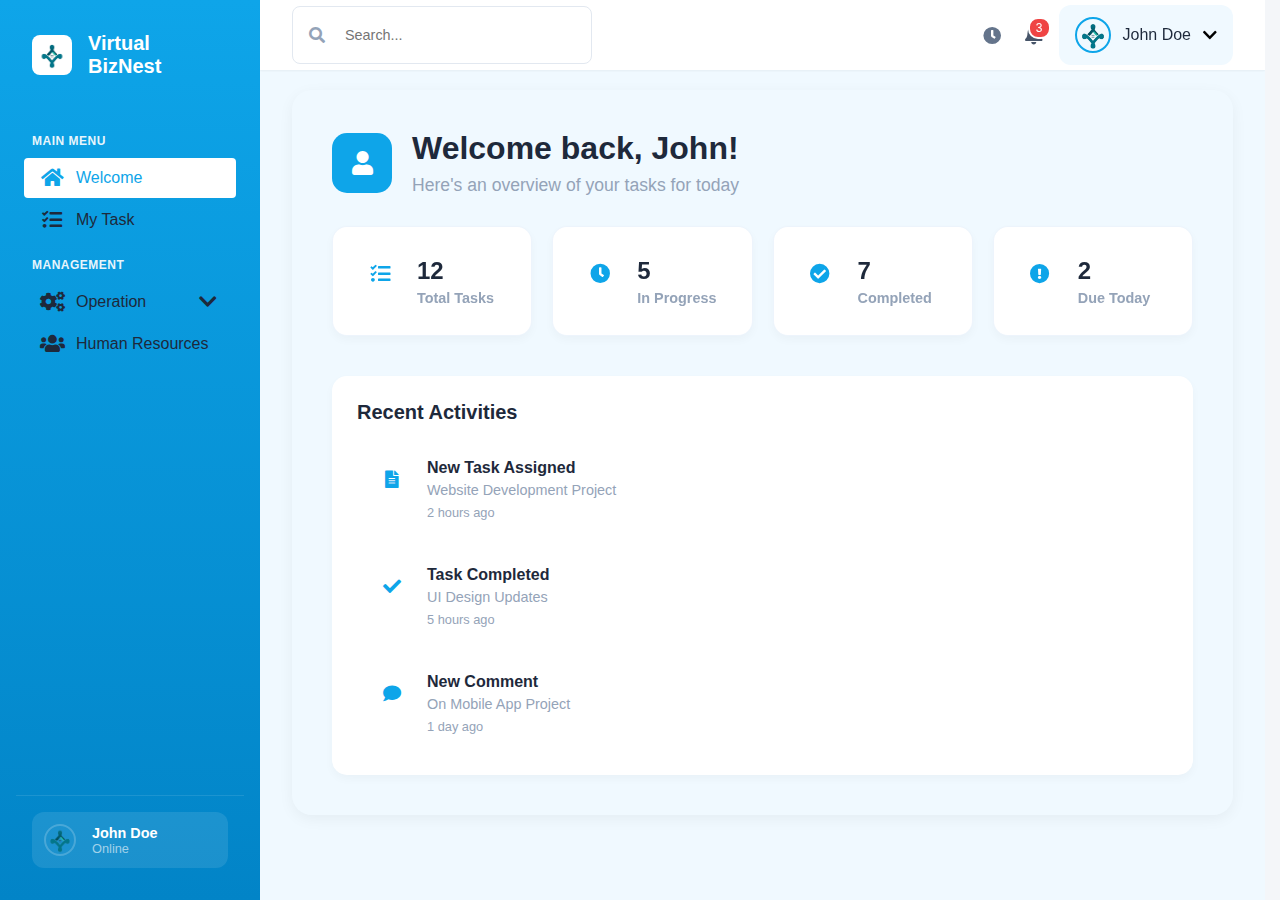
<file: index.html>
<!DOCTYPE html>
<html lang="en">
<head>
    <meta charset="UTF-8">
    <meta name="viewport" content="width=device-width, initial-scale=1.0">
    <link rel="stylesheet" href="https://cdnjs.cloudflare.com/ajax/libs/font-awesome/6.4.0/css/all.min.css">
    <link href="https://fonts.googleapis.com/css2?family=Plus+Jakarta+Sans:wght@400;500;600;700&display=swap" rel="stylesheet">
    <link rel="stylesheet" href="task.css">
    <script src="task.js" defer></script>
    <title>TaskHouse</title>
</head>
<body>
    <div class="sidebar">
        <div class="sidebar-logo">
            <img src="images/newlogo.png" alt="Xignex Digital Solutions Logo">
            <span class="logo-text">Virtual BizNest</span>
        </div>
        
        <nav class="sidebar-menu">
            <div class="menu-category">Main Menu</div>
            <a href="#" class="menu-item active" data-section="welcome">
                <i class="fas fa-home"></i>
                <span>Welcome</span>
            </a>
            <a href="#" class="menu-item" data-section="tasks">
                <i class="fas fa-tasks"></i>
                <span>My Task</span>
            </a>
            
            <div class="menu-category">Management</div>
            <div class="menu-item has-submenu">
                <div class="operation-content">
                    <i class="fas fa-cogs"></i>
                    <span>Operation</span>
                </div>
                <i class="fas fa-chevron-down submenu-icon"></i>
            </div>
            <div class="submenu">
                <a href="#" class="submenu-item" data-section="taskReports">
                    <i class="fas fa-chart-bar"></i>
                    <span>Task Reports</span>
                </a>
                <a href="#" class="submenu-item" data-section="vaUtilization">
                    <i class="fas fa-user-clock"></i>
                    <span>VA Utilization</span>
                </a>
            </div>
            <a href="#" class="menu-item" data-section="hr">
                <i class="fas fa-users"></i>
                <span>Human Resources</span>
            </a>
        </nav>

        <div class="sidebar-footer">
            <div class="user-status">
                <img src="images/newlogo.png" alt="User Avatar" style="width: 32px; height: 32px;">
                <div class="user-status-info">
                    <h4>John Doe</h4>
                    <p>Online</p>
                </div>
            </div>
        </div>
    </div>

    <div class="main-content">
        <div class="top-bar">
            <div class="search-bar">
                <i class="fas fa-search search-icon"></i>
                <input type="text" placeholder="Search...">
            </div>
            <div class="user-menu">
                <div class="attendance-icon">
                    <i class="fas fa-clock"></i>
                </div>
                <div class="notifications">
                    <i class="fas fa-bell"></i>
                    <span class="notification-badge">3</span>
                </div>
                <div class="user-profile">
                    <img src="images/newlogo.png" alt="User Profile">
                    <span>John Doe</span>
                    <i class="fas fa-chevron-down"></i>
                </div>
            </div>
        </div>

        <!-- Welcome Section -->
        <section class="welcome-section" id="welcomeSection">
            <div class="welcome-header">
                <div class="welcome-avatar">
                    <i class="fas fa-user"></i>
                </div>
                <div class="welcome-text">
                    <h1>Welcome back, John!</h1>
                    <p>Here's an overview of your tasks for today</p>
                </div>
            </div>

            <div class="quick-stats">
                <div class="stat-card">
                    <div class="stat-icon">
                        <i class="fas fa-tasks"></i>
                    </div>
                    <div class="stat-info">
                        <h3>12</h3>
                        <p>Total Tasks</p>
                    </div>
                </div>

                <div class="stat-card">
                    <div class="stat-icon">
                        <i class="fas fa-clock"></i>
                    </div>
                    <div class="stat-info">
                        <h3>5</h3>
                        <p>In Progress</p>
                    </div>
                </div>

                <div class="stat-card">
                    <div class="stat-icon">
                        <i class="fas fa-check-circle"></i>
                    </div>
                    <div class="stat-info">
                        <h3>7</h3>
                        <p>Completed</p>
                    </div>
                </div>

                <div class="stat-card">
                    <div class="stat-icon">
                        <i class="fas fa-exclamation-circle"></i>
                    </div>
                    <div class="stat-info">
                        <h3>2</h3>
                        <p>Due Today</p>
                    </div>
                </div>
            </div>

            <!-- Recent Activities -->
            <div class="recent-activities">
                <h2>Recent Activities</h2>
                <div class="activity-list">
                    <div class="activity-item">
                        <div class="activity-icon">
                            <i class="fas fa-file-alt"></i>
                        </div>
                        <div class="activity-details">
                            <h4>New Task Assigned</h4>
                            <p>Website Development Project</p>
                            <span class="activity-time">2 hours ago</span>
                        </div>
                    </div>
                    <div class="activity-item">
                        <div class="activity-icon">
                            <i class="fas fa-check"></i>
                        </div>
                        <div class="activity-details">
                            <h4>Task Completed</h4>
                            <p>UI Design Updates</p>
                            <span class="activity-time">5 hours ago</span>
                        </div>
                    </div>
                    <div class="activity-item">
                        <div class="activity-icon">
                            <i class="fas fa-comment"></i>
                        </div>
                        <div class="activity-details">
                            <h4>New Comment</h4>
                            <p>On Mobile App Project</p>
                            <span class="activity-time">1 day ago</span>
                        </div>
                    </div>
                </div>
            </div>
        </section>

        <!-- My Tasks Section (Initially Hidden) -->
        <section class="tasks-section" id="tasksSection" style="display: none;">
            <div class="tasks-header">
                <h2>My Tasks</h2>
                <button class="add-task-btn" onclick="openTaskModal()">
                    <i class="fas fa-plus"></i>
                    <span>Add New Task</span>
                </button>
            </div>

            <div class="search-filter-section">
                <div class="search-bar">
                    <i class="fas fa-search"></i>
                    <input type="text" placeholder="Search tasks...">
                </div>
                
                <select class="filter-dropdown" id="taskFilterPriority">
                    <option value="all">All Priorities</option>
                    <option value="high">High Priority</option>
                    <option value="medium">Medium Priority</option>
                    <option value="low">Low Priority</option>
                </select>

                <select class="filter-dropdown" id="taskFilterStatus">
                    <option value="all">All Status</option>
                    <option value="pending">Pending</option>
                    <option value="in-progress">In Progress</option>
                    <option value="completed">Completed</option>
                </select>
            </div>

            <!-- Task Cards Container -->
            <div class="task-cards-container" id="myTasks">
                <!-- Tasks will be dynamically inserted here -->
                
                <!-- Example of an empty state -->
                <div class="empty-tasks" style="display: none;">
                    <i class="fas fa-clipboard-list"></i>
                    <h3>No Tasks Found</h3>
                    <p>Create your first task to get started</p>
                    <button class="add-task-btn" onclick="openTaskModal()">
                        <i class="fas fa-plus"></i>
                    </button>
                </div>
            </div>

            <!-- Task Progress Section -->
            <div class="task-progress">
                <div class="progress-header">
                    <h3>Overall Progress</h3>
                    <span>58% Completed</span>
                </div>
                <div class="progress-bar">
                    <div class="progress-fill" style="width: 58%;"></div>
                </div>
            </div>
        </section>

        <!-- Task Management Section (View Only) -->
        <div class="task-management-section" id="taskManagementSection" style="display: none;">
            <div class="task-list-container">
                <div class="task-list-header">
                    <h2>All Tasks Overview</h2>
                    <div class="task-filters">
                        <select id="taskViewFilter">
                            <option value="all">All Tasks</option>
                            <option value="pending">Pending</option>
                            <option value="completed">Completed</option>
                        </select>
                    </div>
                </div>
                <div class="tasks-grid" id="taskOverview">
                    <!-- All tasks overview will be displayed here -->
                </div>
            </div>
        </div>

        <!-- Task Reports Section -->
        <section class="task-reports-section" id="taskReportsSection" style="display: none;">
            <div class="reports-container">
                <div class="section-header">
                    <h2>Task Reports</h2>
                    <div class="report-filters">
                        <select id="reportDateFilter" class="filter-dropdown">
                            <option value="today">Today</option>
                            <option value="week">This Week</option>
                            <option value="month">This Month</option>
                            <option value="custom">Custom Range</option>
                        </select>
                        <button class="action-btn">
                            <i class="fas fa-download"></i>
                            Export Report
                        </button>
                    </div>
                </div>
                
                <div class="report-summary">
                    <div class="summary-card">
                        <div class="summary-icon">
                            <i class="fas fa-check-circle"></i>
                        </div>
                        <div class="summary-details">
                            <h3>Completed Tasks</h3>
                            <div class="summary-count" id="completedTasksCount">24</div>
                            <p class="summary-trend positive">
                                <i class="fas fa-arrow-up"></i> 12% from last week
                            </p>
                        </div>
                    </div>
                    
                    <div class="summary-card">
                        <div class="summary-icon">
                            <i class="fas fa-clock"></i>
                        </div>
                        <div class="summary-details">
                            <h3>Total Hours</h3>
                            <div class="summary-count" id="totalHours">156</div>
                            <p class="summary-trend">
                                <i class="fas fa-minus"></i> Same as last week
                            </p>
                        </div>
                    </div>
                    
                    <div class="summary-card">
                        <div class="summary-icon">
                            <i class="fas fa-chart-line"></i>
                        </div>
                        <div class="summary-details">
                            <h3>Productivity Rate</h3>
                            <div class="summary-count" id="productivityRate">85%</div>
                            <p class="summary-trend positive">
                                <i class="fas fa-arrow-up"></i> 5% from last week
                            </p>
                        </div>
                    </div>
                </div>

                <div class="report-details">
                    <div class="report-table-header">
                        <h3>Task Completion Details</h3>
                        <div class="table-filters">
                            <input type="text" placeholder="Search tasks..." class="search-input">
                        </div>
                    </div>
                    <div class="table-container">
                        <table class="tasks-table">
                            <thead>
                                <tr>
                                    <th>Task Name</th>
                                    <th>Assigned To</th>
                                    <th>Due Date</th>
                                    <th>Status</th>
                                    <th>Time Spent</th>
                                </tr>
                            </thead>
                            <tbody id="taskReportTable">
                                <!-- Sample data -->
                                <tr>
                                    <td>Website Redesign</td>
                                    <td>John Doe</td>
                                    <td>Oct 15, 2023</td>
                                    <td><span class="status-badge completed">Completed</span></td>
                                    <td>24h 30m</td>
                                </tr>
                                <tr>
                                    <td>Content Writing</td>
                                    <td>Jane Smith</td>
                                    <td>Oct 16, 2023</td>
                                    <td><span class="status-badge in-progress">In Progress</span></td>
                                    <td>12h 45m</td>
                                </tr>
                            </tbody>
                        </table>
                    </div>
                </div>
            </div>
        </section>

        <!-- VA Utilization Section -->
        <section class="va-utilization-section" id="vaUtilizationSection" style="display: none;">
            <div class="utilization-container">
                <div class="section-header">
                    <h2>VA Utilization</h2>
                    <div class="utilization-filters">
                        <select id="teamFilter" class="filter-dropdown">
                            <option value="all">All Teams</option>
                            <option value="development">Development</option>
                            <option value="design">Design</option>
                            <option value="marketing">Marketing</option>
                        </select>
                        <button class="action-btn">
                            <i class="fas fa-file-export"></i>
                            Export Data
                        </button>
                    </div>
                </div>

                <div class="utilization-summary">
                    <div class="summary-card">
                        <div class="summary-icon">
                            <i class="fas fa-users"></i>
                        </div>
                        <div class="summary-details">
                            <h3>Active VAs</h3>
                            <div class="summary-count">12</div>
                            <p class="summary-trend positive">
                                <i class="fas fa-arrow-up"></i> 2 new this month
                            </p>
                        </div>
                    </div>

                    <div class="summary-card">
                        <div class="summary-icon">
                            <i class="fas fa-chart-pie"></i>
                        </div>
                        <div class="summary-details">
                            <h3>Average Utilization</h3>
                            <div class="summary-count">78%</div>
                            <p class="summary-trend positive">
                                <i class="fas fa-arrow-up"></i> 5% increase
                            </p>
                        </div>
                    </div>

                    <div class="summary-card">
                        <div class="summary-icon">
                            <i class="fas fa-clock"></i>
                        </div>
                        <div class="summary-details">
                            <h3>Total Hours</h3>
                            <div class="summary-count">960</div>
                            <p class="summary-trend">
                                <i class="fas fa-minus"></i> This month
                            </p>
                        </div>
                    </div>
                </div>

                <div class="va-details">
                    <div class="va-grid">
                        <!-- VA Cards -->
                        <div class="va-card">
                            <div class="va-header">
                                <img src="images/newlogo.png" alt="VA Avatar">
                                <div class="va-info">
                                    <h4>John Doe</h4>
                                    <p>Development Team</p>
                                </div>
                                <div class="utilization-badge high">85%</div>
                            </div>
                            <div class="va-stats">
                                <div class="stat-item">
                                    <span class="stat-label">Tasks Completed</span>
                                    <span class="stat-value">45</span>
                                </div>
                                <div class="stat-item">
                                    <span class="stat-label">Hours Logged</span>
                                    <span class="stat-value">160h</span>
                                </div>
                            </div>
                            <div class="progress-bar">
                                <div class="progress-fill" style="width: 85%"></div>
                            </div>
                        </div>

                        <!-- Add more VA cards as needed -->
                    </div>
                </div>
            </div>
        </section>
    </div>

    <!-- Task Modal -->
    <div id="taskModal" class="modal">
        <div class="modal-content">
            <div class="modal-header">
                <h2>Add New Task</h2>
                <button class="close-modal" onclick="closeTaskModal()">&times;</button>
            </div>
            <form id="taskForm">
                <div class="modal-body">
                    <div class="form-group">
                        <label for="taskTitle">Task Title</label>
                        <input type="text" id="taskTitle" class="form-control" required>
                    </div>
                    <div class="form-group">
                        <label for="taskDescription">Description</label>
                        <textarea id="taskDescription" class="form-control"></textarea>
                    </div>
                    <div class="form-group">
                        <label for="taskPriority">Priority</label>
                        <select id="taskPriority" class="form-control" required>
                            <option value="high">High</option>
                            <option value="medium">Medium</option>
                            <option value="low">Low</option>
                        </select>
                    </div>
                    <div class="form-group">
                        <label for="taskCategory">Category</label>
                        <select id="taskCategory" class="form-control" required>
                            <option value="work">Work</option>
                            <option value="personal">Personal</option>
                            <option value="shopping">Shopping</option>
                            <option value="health">Health</option>
                        </select>
                    </div>
                    <div class="form-group">
                        <label for="taskDueDate">Due Date</label>
                        <input type="date" id="taskDueDate" class="form-control" required>
                    </div>
                    <div class="form-group">
                        <label>Assign To:</label>
                        <div class="assign-options">
                            <label class="assign-option">
                                <input type="checkbox" name="assignTo" value="johnDoe">
                                <span>John Doe</span>
                            </label>
                            <label class="assign-option">
                                <input type="checkbox" name="assignTo" value="janeSmith">
                                <span>Jane Smith</span>
                            </label>
                        </div>
                    </div>
                    <div class="form-group">
                        <label for="taskReminder">Set Reminder:</label>
                        <select id="taskReminder" class="form-control">
                            <option value="none">No Reminder</option>
                            <option value="15">15 minutes before</option>
                            <option value="30">30 minutes before</option>
                            <option value="60">1 hour before</option>
                        </select>
                    </div>
                </div>
                <div class="modal-footer">
                    <button type="button" class="btn btn-cancel" onclick="closeTaskModal()">Cancel</button>
                    <button type="submit" class="btn btn-submit">Add Task</button>
                </div>
            </form>
        </div>
    </div>

    <!-- Delete Modal -->
    <div class="modal" id="deleteModal">
        <div class="modal-content">
            <div class="modal-header">
                <h2>Delete Task</h2>
                <button class="close-modal" onclick="hideDeleteModal()">×</button>
            </div>
            <div class="modal-body">
                <p>Are you sure you want to delete this task?</p>
            </div>
            <div class="modal-footer">
                <button class="btn btn-secondary" onclick="hideDeleteModal()">Cancel</button>
                <button class="btn btn-danger" onclick="confirmDelete()">Delete</button>
            </div>
        </div>
    </div>

    <!-- Update Modal -->
    <div class="modal" id="updateModal">
        <div class="modal-content">
            <div class="modal-header">
                <h2>Update Task</h2>
                <button class="close-modal" onclick="hideUpdateModal()">×</button>
            </div>
            <div class="modal-body">
                <div class="form-group">
                    <label for="updateTitle">Title</label>
                    <input type="text" id="updateTitle" class="form-control">
                </div>
                <div class="form-group">
                    <label for="updateDescription">Description</label>
                    <textarea id="updateDescription" class="form-control"></textarea>
                </div>
                <div class="form-group">
                    <label for="updateDueDate">Due Date</label>
                    <input type="date" id="updateDueDate" class="form-control">
                </div>
                <div class="form-group">
                    <label for="updatePriority">Priority</label>
                    <select id="updatePriority" class="form-control">
                        <option value="low">Low</option>
                        <option value="medium">Medium</option>
                        <option value="high">High</option>
                    </select>
                </div>
                <div class="form-group">
                    <label for="updateStatus">Status</label>
                    <select id="updateStatus" class="form-control">
                        <option value="not-started">Not Started</option>
                        <option value="in-progress">In Progress</option>
                        <option value="completed">Completed</option>
                    </select>
                </div>
            </div>
            <div class="modal-footer">
                <button class="btn btn-secondary" onclick="hideUpdateModal()">Cancel</button>
                <button class="btn btn-primary" onclick="updateTask()">Update</button>
            </div>
        </div>
    </div>

    <!-- Attendance Modal -->
    <div class="attendance-modal" id="attendanceModal">
        <div class="attendance-content">
            <div class="attendance-header">
                <div class="header-title">
                    <i class="fas fa-calendar-check"></i>
                    <h3>ATTENDANCE</h3>
                </div>
                <button class="close-attendance">×</button>
            </div>
            <div class="attendance-body">
                <div class="date-info">
                    <div class="date-range">
                        DATE: <span id="dateRangeText">January 28, 2025 - February 28, 2025</span>
                    </div>
                    <div class="current-time-display">
                        <div class="time" id="realTimeClock">00:00:00</div>
                        <div class="date" id="currentDateTime">Feb 19, 2025</div>
                    </div>
                    <select id="dateFilter" class="date-filter">
                        <option>Jan 27, 2025 => Feb 27, 2025</option>
                    </select>
                </div>
                
                <div class="attendance-table-wrapper">
                    <table class="attendance-table">
                        <thead>
                            <tr>
                                <th>#</th>
                                <th>Day</th>
                                <th colspan="2">Schedule</th>
                                <th>Break</th>
                                <th colspan="2">Attendance</th>
                                <th>Tardiness</th>
                                <th>Undertime</th>
                                <th>Break</th>
                                <th>Worked Hours</th>
                                <th>Excess Hours</th>
                                <th>Action</th>
                            </tr>
                            <tr class="sub-header">
                                <th></th>
                                <th></th>
                                <th>In</th>
                                <th>Out</th>
                                <th></th>
                                <th>In</th>
                                <th>Out</th>
                                <th colspan="6"></th>
                            </tr>
                        </thead>
                        <tbody id="attendanceTableBody">
                            <!-- Records will be dynamically inserted here -->
                        </tbody>
                    </table>
                </div>

                <div class="attendance-legend">
                    <div class="legend-item">
                        <span class="legend-color pending"></span>
                        Pending
                    </div>
                    <div class="legend-item">
                        <span class="legend-color approved"></span>
                        Approved
                    </div>
                    <div class="legend-item">
                        <span class="legend-color declined"></span>
                        Declined
                    </div>
                    <div class="legend-item">
                        <span class="legend-color leave"></span>
                        Leave
                    </div>
                    <div class="legend-item">
                        <span class="legend-color overtime"></span>
                        Overtime
                    </div>
                    <div class="legend-item">
                        <span class="legend-color schedule-change"></span>
                        Change Schedule
                    </div>
                </div>

                <div class="attendance-actions">
                    <button type="button" id="clockInBtn" class="clock-btn clock-in" onclick="clockIn()">
                        <i class="fas fa-sign-in-alt"></i>
                        Clock In
                    </button>
                    <button type="button" id="clockOutBtn" class="clock-btn clock-out" onclick="clockOut()" disabled>
                        <i class="fas fa-sign-out-alt"></i>
                        Clock Out
                    </button>
                </div>
            </div>
        </div>
    </div>
</body>
</html>
</file>
<file: task.css>
/* Add Font Awesome for icons */
@import url('https://cdnjs.cloudflare.com/ajax/libs/font-awesome/5.15.4/css/all.min.css');

/* Updated Color Variables */
:root {
    /* Modern Light Blue Color Palette */
    --primary: #0ea5e9;  /* Light Blue */
    --primary-light: #38bdf8;
    --primary-dark: #0284c7;
    --secondary: #0891b2;
    --accent: #0284c7;
    --success: #22c55e;
    --danger: #ef4444;
    --warning: #f59e0b;
    --info: #3b82f6;
    
    /* Background Colors */
    --bg-primary: #ffffff;
    --bg-secondary: #f0f9ff;  /* Light Blue Background */
    --bg-tertiary: #e0f2fe;
    
    /* Text Colors */
    --text-primary: #1e293b;
    --text-secondary: #475569;
    --text-muted: #94a3b8;
    
    /* Border Colors */
    --border-light: #e2e8f0;
    --border-medium: #cbd5e1;
    
    /* Shadow Variables */
    --shadow-sm: 0 1px 2px 0 rgb(0 0 0 / 0.05);
    --shadow-md: 0 4px 6px -1px rgb(0 0 0 / 0.1);
    --shadow-lg: 0 10px 15px -3px rgb(0 0 0 / 0.1);
    
    /* Border Radius */
    --radius-sm: 0.375rem;
    --radius-md: 0.5rem;
    --radius-lg: 0.75rem;
    --radius-xl: 1rem;
    
    /* Spacing */
    --spacing-xs: 0.5rem;
    --spacing-sm: 0.75rem;
    --spacing-md: 1rem;
    --spacing-lg: 1.5rem;
    --spacing-xl: 2rem;
}

/* Text Color Updates */
h1, h2, h3, h4 {
    color: var(--text-secondary);
}

.subtitle, 
.task-description,
.activity-content p,
.stat-details p {
    color: var(--text-muted);
}

/* Sidebar Text Colors */
.sidebar-menu .menu-item {
    color: var(--text-primary);
}

.sidebar-menu .menu-item.active {
    color: var(--primary);
    background: var(--light-blue);
}

/* Sidebar Menu Categories */
.menu-category {
    font-size: 12px;
    text-transform: uppercase;
    letter-spacing: 0.5px;
    color: white;  /* Changed from semi-transparent to white */
    padding: 16px 16px 8px;
    font-weight: 600;
    opacity: 0.9;  /* Added slight opacity for visual hierarchy */
}

/* Task List Container */
.task-list {
    display: flex;
    flex-direction: column;
    gap: 16px;
    padding: 16px 0;
}

/* Task Cards Container */
.task-cards-container {
    display: grid;
    grid-template-columns: repeat(auto-fill, minmax(300px, 300px));
    gap: 20px;
    padding: 20px;
}

/* Task Card */
.task-card {
    height: 300px;
    width: 300px;
    background: #ffffff;
    position: relative;
    overflow: hidden;
}

/* Task Card Header */
.task-card::before {
    content: '';
    position: absolute;
    top: 0;
    left: 0;
    right: 0;
    height: 120px;
    background: linear-gradient(135deg, #667eea, #764ba2);
    clip-path: polygon(0 0, 100% 0, 100% 85%, 0 100%);
}

.task-card.high::before { background: linear-gradient(135deg, #f6516f, #e23d3d); }
.task-card.medium::before { background: linear-gradient(135deg, #ffa63d, #ff843d); }
.task-card.low::before { background: linear-gradient(135deg, #42d392, #2eb67d); }

/* Task Content */
.task-content {
    position: relative;
    z-index: 1;
    padding: 20px;
}

/* Task Title */
.task-title {
    color: #ffffff;
    font-size: 18px;
    font-weight: 600;
    margin-bottom: 50px;
    text-shadow: 0 2px 4px rgba(0,0,0,0.1);
    display: -webkit-box;
    display: -moz-box;
    display: box;
    -webkit-line-clamp: 2;
    -moz-line-clamp: 2;
    line-clamp: 2;
    -webkit-box-orient: vertical;
    -moz-box-orient: vertical;
    box-orient: vertical;
    overflow: hidden;
}

/* Task Description */
.task-description {
    background: #ffffff;
    padding: 20px;
    border-radius: 12px;
    box-shadow: 0 4px 6px rgba(0,0,0,0.05);
    font-size: 14px;
    color: #4b5563;
    line-height: 1.6;
    display: -webkit-box;
    display: -moz-box;
    display: box;
    -webkit-line-clamp: 3;
    -moz-line-clamp: 3;
    line-clamp: 3;
    -webkit-box-orient: vertical;
    -moz-box-orient: vertical;
    box-orient: vertical;
    overflow: hidden;
}

/* Task Meta */
.task-meta {
    position: absolute;
    bottom: 20px;
    left: 20px;
    right: 20px;
    display: flex;
    justify-content: space-between;
    align-items: center;
}

/* Due Date */
.due-date {
    font-size: 13px;
    color: #6b7280;
    display: flex;
    align-items: center;
    gap: 6px;
}

/* Task Actions */
.task-actions {
    display: flex;
    gap: 8px;
}

.task-btn {
    width: 36px;
    height: 36px;
    border-radius: 50%;
    border: none;
    display: flex;
    align-items: center;
    justify-content: center;
    cursor: pointer;
    transition: all 0.2s ease;
    background: #f3f4f6;
}

.task-btn i {
    font-size: 14px;
    color: #4b5563;
}

.edit-btn:hover {
    background: #e5e7eb;
}

.delete-btn:hover {
    background: #fee2e2;
}

.delete-btn:hover i {
    color: #dc2626;
}

/* Status Badge */
.status-badge {
    position: absolute;
    top: 20px;
    right: 20px;
    padding: 6px 12px;
    border-radius: 20px;
    font-size: 12px;
    font-weight: 500;
    background: rgba(255,255,255,0.2);
    color: #ffffff;
    backdrop-filter: blur(4px);
}

/* Empty State */
.empty-state {
    text-align: center;
    padding: 40px 20px;
    color: #64748b;
}

.empty-state i {
    font-size: 48px;
    margin-bottom: 16px;
    color: #94a3b8;
}

.empty-state h3 {
    margin: 0 0 8px 0;
    font-size: 18px;
    color: #475569;
}

.empty-state p {
    margin: 0;
    font-size: 14px;
}

/* Task Meta */
.task-meta {
    display: flex;
    justify-content: space-between;
    align-items: center;
    padding: 12px 20px;
    background: #f8fafc;
    margin: 0 -20px -20px;
}

.task-due-date,
.task-status {
    display: flex;
    align-items: center;
    gap: 6px;
    font-size: 13px; 
    color: #64748b;
}

.task-meta i {
    color: #3b82f6;
}

/* Task Actions */
.task-actions {
    position: absolute;
    top: 12px;
    right: 12px;
    display: flex;
    gap: 8px;
    opacity: 0;
    transition: opacity 0.2s ease;
}


.task-card:hover .task-actions {
    opacity: 1;
}

.task-action-btn {
    width: 32px;
    height: 32px;
    border-radius: 8px;
    border: none;
    background: white;
    color: #64748b;
    cursor: pointer;
    display: flex;
    align-items: center;
    justify-content: center;
    box-shadow: 0 2px 4px rgba(0, 0, 0, 0.1);
    transition: all 0.2s ease;
}

.task-action-btn:hover {
    background: #f1f5f9;
    color: #3b82f6;
}

.task-action-btn.delete-btn:hover {
    background: #fef2f2;
    color: #ef4444;
}

/* Status Colors */
.task-card.pending .task-status { color: #f59e0b; }
.task-card.in-progress .task-status { color: #3b82f6; }
.task-card.completed .task-status { color: #22c55e; }

/* Task Footer */
.task-footer {
    display: flex;
    justify-content: space-between;
    align-items: center;
    margin-top: 16px;
    padding-top: 16px;
    border-top: 1px solid #f1f5f9;
}

/* Task Date */
.task-date {
    display: flex;
    align-items: center;
    gap: 4px;
    color: var(--text-secondary);
    font-size: 13px;
}

/* Task Status */
.task-status {
    display: flex;
    align-items: center;
    gap: 4px;
    font-size: 13px;
    color: var(--text-secondary);
}

.status-dot {
    width: 8px;
    height: 8px;
    border-radius: 50%;
    background: #9ca3af;
}

.status-dot.pending {
    background: #f59e0b;
}

/* Task Actions */
.task-actions {
    display: flex;
    gap: 12px;
    align-items: center;
}

.task-action-btn {
    background: none;
    border: none;
    padding: 6px;
    cursor: pointer;
    color: var(--text-secondary);
    transition: all 0.2s ease;
    display: flex;
    align-items: center;
    justify-content: center;
}

.task-action-btn:hover {
    color: var(--primary);
}

.task-action-btn i {
    font-size: 16px;
}

/* Checklist Button */
.checklist-btn {
    display: flex;
    align-items: center;
    gap: 4px;
    padding: 4px 8px;
    background: none;
    border: 1px solid var(--border-light);
    border-radius: 4px;
    color: var(--text-secondary);
    font-size: 13px;
    cursor: pointer;
}

/* Comments Section */
.comments-section {
    border-left: 1px solid var(--border-light);
    padding-left: 16px;
    margin-left: 16px;
}

/* Task Meta Information */
.task-meta {
    display: flex;
    align-items: center;
    gap: 16px;
    font-size: 13px;
    color: var(--text-secondary);
}

.task-meta > div {
    display: flex;
    align-items: center;
    gap: 6px;
}

.task-meta i {
    font-size: 14px;
    color: var(--primary);
}

/* Task Status Indicators */
.task-card::before {
    content: '';
    position: absolute;
    left: 0;
    top: 0;
    bottom: 0;
    width: 4px;
    border-radius: 4px 0 0 4px;
}

.task-card.pending::before {
    background: #f59e0b;
}

.task-card.in-progress::before {
    background: #3b82f6;
}

.task-card.completed::before {
    background: #22c55e;
}

/* Task Category Tags */
.task-category {
    display: inline-flex;
    align-items: center;
    padding: 4px 8px;
    background: var(--bg-secondary);
    color: var(--text-secondary);
    border-radius: 4px;
    font-size: 12px;
    font-weight: 500;
    gap: 4px;
}

.task-category i {
    font-size: 12px;
}

/* Responsive Adjustments */
@media (max-width: 640px) {
    .task-card {
        flex-direction: column;
        align-items: flex-start;
        gap: 16px;
    }

    .task-actions {
        width: 100%;
        justify-content: flex-end;
    }

    .task-meta {
        flex-wrap: wrap;
        gap: 12px;
    }
}

/* Empty State */
.empty-state {
    text-align: center;
    padding: var(--spacing-xl);
    color: var(--text-muted);
}

.empty-state i {
    font-size: 3rem;
    margin-bottom: var(--spacing-md);
    color: var(--primary-light);
}

/* Sidebar Styles */
.sidebar {
    position: fixed;
    left: 0;
    top: 0;
    height: 100vh;
    width: 260px;
    background: linear-gradient(180deg, var(--primary) 0%, var(--primary-dark) 100%);
    color: white;
    padding: var(--spacing-md);
    display: flex;
    flex-direction: column;
    transition: all 0.3s ease;
    z-index: 100;
}

.sidebar-logo {
    display: flex;
    align-items: center;
    gap: var(--spacing-md);
    padding: var(--spacing-md);
    margin-bottom: var(--spacing-lg);
}

.sidebar-logo img {
    width: 40px;
    height: 40px;
    border-radius: var(--radius-md);
    background: white;
    padding: 5px;
}

.logo-text {
    font-size: 1.25rem;
    font-weight: 600;
    color: white;
}

/* Sidebar Menu Items */
.menu-item, 
.submenu-item {
    display: flex;
    align-items: center;
    gap: 12px;
    padding: 10px 16px;
    color: white;
    text-decoration: none;
    border-radius: 4px;
    margin: 2px 8px;
    transition: all 0.2s;
}

.menu-item:hover,
.submenu-item:hover {
    background: rgba(255, 255, 255, 0.1);
}

/* Active state for all menu items */
.menu-item.active,
.submenu-item.active {
    background: #ffffff !important;  /* Force solid white background */
    color: #0ea5e9 !important;  /* Force primary blue color */
}

.menu-item.active i,
.submenu-item.active i {
    color: #0ea5e9 !important;  /* Force primary blue color for icons */
}

.menu-item i {
    font-size: 1.25rem;
    width: 24px;
    text-align: center;
}

/* Sidebar Footer - User Status */
.sidebar-footer {
    margin-top: auto;
    padding: var(--spacing-md);
    border-top: 1px solid rgba(255, 255, 255, 0.1);
}

.user-status {
    display: flex;
    align-items: center;
    gap: var(--spacing-md);
    padding: var(--spacing-sm);
    background: rgba(255, 255, 255, 0.1);
    border-radius: var(--radius-lg);
}

.user-status img {
    width: 40px;
    height: 40px;
    border-radius: 50%;
    border: 2px solid rgba(255, 255, 255, 0.2);
}

.user-status-info {
    flex: 1;
}

.user-status-info h4 {
    color: white;
    font-size: 0.9rem;
    margin: 0;
}

.user-status-info p {
    color: rgba(255, 255, 255, 0.6);
    font-size: 0.8rem;
    margin: 0;
}

/* Top Bar Styles */
.top-bar {
    position: fixed;
    top: 0;
    right: 0;
    left: 260px;
    height: 70px;
    background: white;
    display: flex;
    align-items: center;
    justify-content: space-between;
    padding: 0 var(--spacing-xl);
    box-shadow: var(--shadow-sm);
    z-index: 99;
}

/* User Menu in Top Bar */
.user-menu {
    display: flex;
    align-items: center;
    gap: var(--spacing-lg);
}

.notifications {
    position: relative;
    cursor: pointer;
}

.notifications i {
    font-size: 1.25rem;
    color: var(--text-secondary);
}

.notification-badge {
    position: absolute;
    top: -8px;
    right: -8px;
    background: var(--danger);
    color: white;
    font-size: 0.75rem;
    padding: 2px 6px;
    border-radius: 10px;
    border: 2px solid white;
}

.user-profile {
    display: flex;
    align-items: center;
    gap: var(--spacing-sm);
    padding: var(--spacing-sm) var(--spacing-md);
    border-radius: var(--radius-lg);
    background: var(--bg-secondary);
    cursor: pointer;
    transition: all 0.2s ease;
}

.user-profile:hover {
    background: var(--bg-tertiary);
}

.user-profile img {
    width: 36px;
    height: 36px;
    border-radius: 50%;
    border: 2px solid var(--primary);
}

.user-profile span {
    font-weight: 500;
    color: var(--text-primary);
}

/* Main Content Adjustment */
.main-content {
    margin-left: 260px;
    padding: 90px var(--spacing-xl) var(--spacing-xl);
    min-height: 100vh;
    background: var(--bg-secondary);
}

/* Responsive Adjustments */
@media (max-width: 992px) {
    .sidebar {
        width: 70px;
    }

    .logo-text, 
    .menu-category,
    .menu-item span {
        display: none;
    }

    .top-bar {
        left: 70px;
    }

    .main-content {
        margin-left: 70px;
    }

    .user-status-info {
        display: none;
    }
}

@media (max-width: 768px) {
    .user-profile span {
        display: none;
    }
}

/* Quick Actions */
.quick-actions {
    display: flex;
    gap: 15px;
    margin: 20px 0;
}

.action-btn i {
    font-size: 16px;
}

/* Stat Cards */
.stat-cards {
    display: grid;
    grid-template-columns: repeat(auto-fit, minmax(240px, 1fr));
    gap: 20px;
    margin: 20px 0;
}

.stat-card {
    background: rgba(255, 255, 255, 0.7);
    backdrop-filter: blur(10px);
    border: 1px solid rgba(255, 255, 255, 0.3);
    border-radius: var(--radius-lg);
    padding: var(--spacing-lg);
    display: flex;
    align-items: center;
    gap: 15px;
    box-shadow: var(--shadow-sm);
    transition: transform 0.3s ease;
}

.stat-card:hover {
    transform: translateY(-3px);
    box-shadow: var(--shadow-lg);
}

.stat-icon {
    width: 50px;
    height: 50px;
    border-radius: 12px;
    display: flex;
    align-items: center;
    justify-content: center;
}

.stat-icon i {
    font-size: 24px;
    color: white;
}

.stat-icon.pending {
    background: #ffd43b;
}

.stat-icon.progress {
    background: #4dabf7;
}

.stat-icon.completed {
    background: #51cf66;
}

.stat-info h3 {
    margin: 0;
    font-size: 14px;
    color: #666;
}

.stat-info p {
    margin: 5px 0 0;
    font-size: 24px;
    font-weight: 600;
    color: #333;
}

/* Recent Activities */
.recent-activities {
    margin-top: 40px;
    background: white;
    border-radius: 15px;
    padding: 25px;
    box-shadow: 0 4px 10px rgba(0, 0, 0, 0.03);
}

.recent-activities h2 {
    color: var(--text-primary);
    margin-bottom: 20px;
    font-size: 1.25rem;
}

.activity-list {
    display: flex;
    flex-direction: column;
    gap: 15px;
}

.activity-item {
    display: flex;
    align-items: flex-start;
    gap: 15px;
    padding: 15px;
    background: var(--lighter-blue);
    border-radius: 12px;
    transition: transform 0.3s ease;
}

.activity-item:hover {
    transform: translateX(5px);
}

.activity-icon {
    width: 40px;
    height: 40px;
    border-radius: 10px;
    background: white;
    display: flex;
    align-items: center;
    justify-content: center;
}

.activity-icon i {
    color: var(--primary);
    font-size: 18px;
}

.activity-details h4 {
    color: var(--text-primary);
    margin-bottom: 5px;
    font-size: 1rem;
}

.activity-details p {
    color: var(--text-muted);
    font-size: 0.9rem;
    margin-bottom: 5px;
}

.activity-time {
    font-size: 0.8rem;
    color: var(--text-muted);
}

/* Responsive Design */
@media (max-width: 1200px) {
    .stat-cards {
        grid-template-columns: repeat(2, 1fr);
    }
}

@media (max-width: 992px) {
    .main-content {
        margin-left: 70px;
        padding: 15px;
    }

    .sidebar {
        width: 70px;
        transition: all 0.3s ease;
    }

    .sidebar-logo {
        padding: 0 10px;
        justify-content: center;
    }

    .logo-text {
        display: none;
    }

    .menu-item {
        padding: 12px;
        justify-content: center;
    }

    .menu-item span {
        display: none;
    }

    .menu-item i {
        margin-right: 0;
        font-size: 20px;
    }

    .top-bar {
        padding: 15px;
    }

    .search-bar input {
        width: 200px;
    }

    .user-profile span {
        display: none;
    }

    .sidebar-footer {
        display: none;
    }
}

/* Delete Modal Styles */
.delete-modal {
    display: none;  /* Start hidden */
    position: fixed;
    top: 0;
    left: 0;
    width: 100%;
    height: 100%;
    background: rgba(0, 0, 0, 0.5);
    z-index: 1000;
    align-items: center;
    justify-content: center;
}

/* Only show modal when it has the 'show' class */
.delete-modal.show {
    display: flex;
}

.delete-modal-content {
    background: white;
    width: 90%;
    max-width: 400px;
    border-radius: 8px;
    box-shadow: 0 2px 10px rgba(0, 0, 0, 0.1);
    position: relative;
    transform: none;
}

@media (max-width: 768px) {
    .stat-cards {
        grid-template-columns: 1fr;
    }

    .quick-actions {
        flex-wrap: wrap;
        gap: 10px;
    }

    .action-btn {
        flex: 1 1 calc(50% - 10px);
        min-width: 140px;
        justify-content: center;
    }

    .top-bar {
        flex-direction: column;
        gap: 15px;
    }

    .search-bar {
        width: 100%;
    }

    .search-bar input {
        width: 100%;
    }

    .user-menu {
        width: 100%;
        justify-content: space-between;
    }

    .recent-activities {
        padding: 15px;
    }

    .activity-item {
        padding: 12px;
    }

    .task-list-header {
        flex-direction: column;
        align-items: stretch;
    }
    
    .task-sort {
        justify-content: center;
    }
    
    .search-bar {
        max-width: 100%;
    }
}

@media (max-width: 480px) {
    .main-content {
        margin-left: 0;
        padding: 10px;
    }

    .sidebar {
        position: fixed;
        bottom: 0;
        left: 0;
        width: 100%;
        height: auto;
        z-index: 1000;
    }

    .sidebar-logo {
        display: none;
    }

    .sidebar-menu {
        flex-direction: row;
        justify-content: space-around;
        padding: 10px;
    }

    .menu-item {
        margin: 0;
        padding: 8px;
    }

    .menu-item i {
        font-size: 18px;
    }

    .action-btn {
        flex: 1 1 100%;
    }

    .stat-card {
        padding: 15px;
    }

    .activity-item {
        flex-direction: column;
        align-items: flex-start;
    }

    .activity-icon {
        margin-bottom: 10px;
    }
}

/* Add smooth scrolling for mobile */
html {
    scroll-behavior: smooth;
}

/* Add touch handling for mobile */
@media (hover: none) {
    .stat-card:hover,
    .activity-item:hover,
    .action-btn:hover {
        transform: none;
    }
}

/* Prevent content shift when scrollbar appears */
html {
    scrollbar-gutter: stable;
}

/* Modal Styles */
.modal {
    display: none;
    position: fixed; 
    z-index: 1000;
    left: 0;
    top: 0;
    width: 100%;
    height: 100%;
    display: flex;
    background-color: rgba(0, 0, 0, 0.5);
    backdrop-filter: blur(5px);
}


.modal-content {
    background: white;
    border-radius: 16px;
    padding: 0;
    max-width: 600px;
    width: 90%;
    box-shadow: 0 20px 40px rgba(0, 0, 0, 0.1);
}

.modal-header {
    padding: 24px 32px;
    border-bottom: 1px solid #eef2f7;
}

.modal-header h2 {
    font-size: 1.5rem;
    color: var(--text-primary);
}

.close-modal {
    float: right;
    font-size: 28px;
    font-weight: bold;
    cursor: pointer;
    color: #666;
}

.close-modal:hover {
    color: #000;
}

/* Form Styles */
.form-group {
    margin-bottom: 24px;
}

label {
    display: block;
    margin-bottom: 5px;
    color: #333;
    font-weight: 500;
}

input[type="text"],
input[type="date"],
textarea,
select {
    padding: 12px 16px;
    border: 2px solid #eef2f7;
    border-radius: 8px;
    font-size: 14px;
    transition: all 0.3s ease;
    width: 100%;
    background: #f8fafc;
}

input[type="text"]:focus,
input[type="date"]:focus,
textarea:focus,
select:focus {
    border-color: var(--primary);
    background: white;
    box-shadow: 0 0 0 4px rgba(74, 144, 226, 0.1);
}

.modal-footer {
    padding: 20px 30px;
    border-top: 1px solid #eee;
    display: flex;
    justify-content: flex-end;
    gap: 12px;
}

.btn-submit,
.btn-cancel {
    padding: 12px 24px;
    border-radius: 8px;
    font-weight: 500;
    display: flex;
    align-items: center;
    gap: 8px;
    transition: all 0.3s ease;
}

.btn-submit {
    background: #4a90e2;
    color: white;
    border: none;
}

.btn-submit:hover {
    background: #357abd;
    transform: translateY(-1px);
    box-shadow: 0 4px 12px rgba(74, 144, 226, 0.2);
}

.btn-cancel {
    background: #f8f9fa;
    color: #495057;
    border: 1px solid #dee2e6;
}

.btn-cancel:hover {
    background: #e9ecef;
    transform: translateY(-1px);
}

/* Notification Styles */
.notification {
    background: var(--primary);
    color: white;
    padding: 16px 24px;
    border-radius: 12px;
    box-shadow: 0 8px 16px rgba(0, 0, 0, 0.1);
    display: flex;
    align-items: center;
    gap: 12px;
    max-width: 400px;
    margin: 16px;
}

/* Task Statistics */
.task-stats {
    display: grid;
    grid-template-columns: repeat(auto-fit, minmax(150px, 1fr));
    gap: 20px;
    margin-bottom: 30px;
}

.stat-item {
    background: white;
    padding: 24px;
    border-radius: 12px;
    box-shadow: 0 4px 6px rgba(0, 0, 0, 0.05);
    border: 1px solid #eef2f7;
    transition: all 0.3s ease;
}

.stat-item:hover {
    transform: translateY(-2px);
    box-shadow: 0 8px 15px rgba(0, 0, 0, 0.08);
}

.stat-value {
    font-size: 24px;
    font-weight: 600;
    color: var(--primary);
    display: block;
}

.stat-label {
    font-size: 14px;
    color: var(--text-muted);
    margin-top: 5px;
    display: block;
}

/* Task Status Colors */
.task-card.pending { border-left: 4px solid #ffd43b; }
.task-card.in-progress { border-left: 4px solid #4dabf7; }
.task-card.completed { border-left: 4px solid #51cf66; }

/* Category Tags */
.task-category {
    display: inline-block;
    padding: 4px 8px;
    border-radius: 4px;
    font-size: 12px;
    font-weight: 500;
    margin-right: 8px;
    background: rgba(15, 130, 141, 0.1);
    color: var(--primary);
}

/* Analytics Styles */
.analytics-section {
    background: white;
    padding: 20px;
    border-radius: 12px;
    margin-bottom: 20px;
    box-shadow: var(--shadow-sm);
}

.chart-container {
    height: 200px;
    margin: 20px 0;
}

.priority-bars {
    display: flex;
    gap: 10px;
    height: 150px;
    align-items: flex-end;
}

.priority-bar {
    flex: 1;
    background: var(--primary);
    border-radius: 4px 4px 0 0;
    transition: height 0.3s ease;
}

/* Drag and Drop Styles */
.task-card.dragging {
    opacity: 0.5;
    cursor: move;
}

.status-column.drag-over {
    background: var(--lighter-blue);
}

/* Priority Menu Styles */
.priority-menu {
    position: relative;
}

.priority-dropdown {
    position: absolute;
    right: 0;
    top: 100%;
    background: white;
    border-radius: 4px;
    box-shadow: var(--shadow-md);
    display: none;
    z-index: 10;
}

.priority-menu:hover .priority-dropdown {
    display: block;
}

.priority-dropdown button {
    display: block;
    width: 100%;
    padding: 8px 12px;
    border: none;
    background: none;
    text-align: left;
    cursor: pointer;
}

.priority-dropdown button:hover {
    background: var(--lighter-blue);
}

/* Overdue Task Styles */
.task-date.overdue {
    color: #ff6b6b;
    font-weight: 500;
}

/* Enhanced Task Card */
.task-header {
    display: flex;
    justify-content: space-between;
    align-items: center;
    margin-bottom: 10px;
}

.task-category {
    font-size: 0.8em;
    padding: 2px 8px;
    background: var(--lighter-blue);
    border-radius: 12px;
    color: var(--primary);
}

/* Collaboration Styles */
.collaborator-select {
    margin: 15px 0;
}

.collaborator-list {
    display: flex;
    flex-wrap: wrap;
    gap: 10px;
    margin-top: 8px;
}

.collaborator-item {
    display: flex;
    align-items: center;
    gap: 5px;
}

.collaborator-item img {
    width: 24px;
    height: 24px;
    border-radius: 50%;
}

/* Progress Tracking Styles */
.progress-bar {
    margin: 10px 0;
}

.progress-track {
    height: 6px;
    background: #e9ecef;
    border-radius: 3px;
    overflow: hidden;
}

.progress-fill {
    height: 100%;
    background: var(--primary);
    transition: width 0.3s ease;
}

.progress-text {
    font-size: 12px;
    color: var(--text-muted);
    margin-left: 5px;
}

/* Checklist Styles */
.task-checklist {
    margin: 15px 0;
    padding-top: 10px;
    border-top: 1px solid #eee;
}

.checklist-header {
    display: flex;
    justify-content: space-between;
    align-items: center;
    margin-bottom: 10px;
}

.checklist-items {
    display: flex;
    flex-direction: column;
    gap: 5px;
}

/* Comments Styles */
.task-comments {
    margin-top: 15px;
    padding-top: 15px;
    border-top: 1px solid #eee;
}

.comments-list {
    max-height: 200px;
    overflow-y: auto;
    margin: 10px 0;
}

.comment-input {
    display: flex;
    gap: 10px;
}

.comment-input textarea {
    flex: 1;
    padding: 8px;
    border: 1px solid #ddd;
    border-radius: 4px;
    resize: none;
    height: 36px;
}

.submit-comment {
    padding: 8px;
    background: var(--primary);
    color: white;
    border: none;
    border-radius: 4px;
    cursor: pointer;
}

/* Reminder Styles */
.reminder-toggle {
    margin: 15px 0;
}

.reminder-time {
    margin-left: 10px;
    padding: 5px;
    border: 1px solid #ddd;
    border-radius: 4px;
}

/* Enhanced Task Card */
.task-card {
    position: relative;
    padding-bottom: 15px;
}

.task-collaborators {
    display: flex;
    gap: 5px;
    margin-top: 10px;
}

.collaborator-avatar {
    width: 24px;
    height: 24px;
    border-radius: 50%;
    border: 2px solid white;
    margin-left: -8px;
}

.collaborator-avatar:first-child {
    margin-left: 0;
}

/* Basic Reset */
* {
    margin: 0;
    padding: 0;
    box-sizing: border-box;
}

body {
    font-family: 'Segoe UI', Tahoma, Geneva, Verdana, sans-serif;
    background: #f4f6f9;
}

/* Modal Styles */
.modal {
    display: none;
    position: fixed;
    z-index: 1000;
    left: 0;
    top: 0;
    width: 100%;
    height: 100%;
    background-color: rgba(0, 0, 0, 0.5);
}

.modal-content {
    background-color: #fff;
    margin: 5% auto;
    padding: 20px;
    border-radius: 8px;
    width: 90%;
    max-width: 500px;
    box-shadow: 0 2px 10px rgba(0, 0, 0, 0.1);
}

.close-modal {
    float: right;
    font-size: 28px;
    font-weight: bold;
    cursor: pointer;
    color: #666;
}

.close-modal:hover {
    color: #000;
}

/* Form Styles */
.form-group {
    margin-bottom: 15px;
}

label {
    display: block;
    margin-bottom: 5px;
    color: #333;
    font-weight: 500;
}

input[type="text"],
input[type="date"],
textarea,
select {
    width: 100%;
    padding: 8px 12px;
    border: 1px solid #ddd;
    border-radius: 4px;
    font-size: 14px;
}

textarea {
    height: 100px;
    resize: vertical;
}

/* Button Styles */
.modal-footer {
    margin-top: 20px;
    text-align: right;
}

.btn-submit,
.btn-cancel {
    padding: 8px 16px;
    border: none;
    border-radius: 4px;
    cursor: pointer;
    font-weight: 500;
    margin-left: 10px;
}

.btn-submit {
    background-color: #007bff;
    color: white;
}

.btn-cancel {
    background-color: #6c757d;
    color: white;
}

.btn-submit:hover {
    background-color: #0056b3;
}

.btn-cancel:hover {
    background-color: #545b62;
}

/* Task Card Styles */
.task-card {
    background: white;
    border-radius: 8px;
    padding: 15px;
    margin-bottom: 15px;
    box-shadow: 0 2px 4px rgba(0, 0, 0, 0.05);
}

.task-card h3 {
    color: #333;
    margin-bottom: 10px;
}

.task-card p {
    color: #666;
    margin-bottom: 15px;
}

.task-meta {
    display: flex;
    justify-content: space-between;
    align-items: center;
    margin-top: 10px;
}

.priority {
    padding: 4px 8px;
    border-radius: 4px;
    font-size: 12px;
    font-weight: 500;
}

.priority.high {
    background-color: #ffebee;
    color: #f44336;
}

.priority.medium {
    background-color: #fff3e0;
    color: #ff9800;
}

.priority.low {
    background-color: #e8f5e9;
    color: #4caf50;
}

.due-date {
    color: #666;
    font-size: 12px;
}

.delete-btn {
    background-color: #dc3545;
    color: white;
    border: none;
    padding: 4px 8px;
    border-radius: 4px;
    cursor: pointer;
    font-size: 12px;
}

.delete-btn:hover {
    background-color: #c82333;
}

/* Task Grid */
.task-grid {
    display: grid;
    grid-template-columns: repeat(auto-fill, minmax(300px, 1fr));
    gap: 20px;
    padding: 20px;
}

/* Quick Actions */
.quick-actions-grid {
    display: grid;
    grid-template-columns: repeat(auto-fit, minmax(200px, 1fr));
    gap: 24px;
    padding: 24px 0;
}

.action-card {
    background: white;
    padding: 24px;
    border-radius: 12px;
    box-shadow: 0 4px 6px rgba(0, 0, 0, 0.05);
    border: 1px solid #eef2f7;
    transition: all 0.3s ease;
}

.action-card:hover {
    transform: translateY(-2px);
    box-shadow: 0 8px 15px rgba(0, 0, 0, 0.08);
}

.action-card i {
    font-size: 24px;
    color: #007bff;
    margin-bottom: 10px;
}

.action-card h3 {
    margin-bottom: 5px;
    color: #333;
}

.action-card p {
    color: #666;
    font-size: 14px;
}

/* Welcome Section Styles */
.welcome-section {
    background: linear-gradient(135deg, var(--lighter-blue), #fff);
    padding: 40px;
    border-radius: 20px;
    margin-bottom: 30px;
    box-shadow: 0 4px 15px rgba(0, 0, 0, 0.05);
}

.welcome-header {
    display: flex;
    align-items: center;
    gap: 20px;
    margin-bottom: 30px;
}

.welcome-avatar {
    width: 60px;
    height: 60px;
    border-radius: 15px;
    background: var(--primary);
    display: flex;
    align-items: center;
    justify-content: center;
}

.welcome-avatar i {
    font-size: 24px;
    color: white;
}

.welcome-text h1 {
    color: var(--text-primary);
    font-size: 2rem;
    margin-bottom: 8px;
}

.welcome-text p {
    color: var(--text-muted);
    font-size: 1.1rem;
}

/* Quick Stats in Welcome Section */
.quick-stats {
    display: grid;
    grid-template-columns: repeat(auto-fit, minmax(200px, 1fr));
    gap: 20px;
    margin-top: 30px;
}

.stat-card {
    background: white;
    padding: 24px;
    border-radius: 15px;
    box-shadow: 0 4px 10px rgba(0, 0, 0, 0.03);
    transition: transform 0.3s ease;
    border: 1px solid rgba(74, 144, 226, 0.1);
}

.stat-card:hover {
    transform: translateY(-5px);
    box-shadow: 0 8px 15px rgba(0, 0, 0, 0.06);
}

.stat-icon {
    width: 45px;
    height: 45px;
    border-radius: 12px;
    display: flex;
    align-items: center;
    justify-content: center;
    margin-bottom: 15px;
    background: var(--lighter-blue);
}

.stat-icon i {
    font-size: 20px;
    color: var(--primary);
}

.stat-info h3 {
    color: var(--text-primary);
    font-size: 1.5rem;
    margin-bottom: 5px;
}

.stat-info p {
    color: var(--text-muted);
    font-size: 0.9rem;
}

/* My Tasks Section */
.tasks-section {
    background: white;
    border-radius: 20px;
    padding: 30px;
    box-shadow: 0 4px 15px rgba(0, 0, 0, 0.05);
}

.tasks-header {
    display: flex;
    justify-content: space-between;
    align-items: center;
    margin-bottom: 25px;
    padding-bottom: 20px;
    border-bottom: 1px solid rgba(74, 144, 226, 0.1);
}

.tasks-header h2 {
    color: var(--text-primary);
    font-size: 1.5rem;
}

.tasks-filters {
    display: flex;
    gap: 15px;
    align-items: center;
}

/* Search and Filter Container */
.search-filter-section {
    display: flex;
    gap: var(--spacing-md);
    align-items: center;
    margin-bottom: var(--spacing-lg);
    flex-wrap: wrap;
}

/* Search Bar Style */
.search-bar {
    max-width: 300px;
    flex: 0 1 300px;
    background: var(--bg-primary);
    border-radius: var(--radius-md);
    padding: var(--spacing-sm) var(--spacing-md);
    border: 1px solid var(--border-light);
    display: flex;
    align-items: center;
    gap: 0.5rem;
    transition: all 0.2s ease;
}

.search-bar input {
    border: none;
    background: none;
    outline: none;
    width: 100%;
    color: var(--text-primary);
    font-size: 0.9rem;
}

.search-bar i {
    color: var(--text-muted);
}

/* Filter Dropdown Style */
.filter-dropdown {
    min-width: 140px;
    max-width: 180px;
    padding: var(--spacing-sm) var(--spacing-md);
    border: 1px solid var(--border-light);
    border-radius: var(--radius-md);
    background: var(--bg-primary);
    color: var(--text-primary);
    font-size: 0.9rem;
    cursor: pointer;
    transition: all 0.2s ease;
    appearance: none;
    background-image: url("data:image/svg+xml,%3Csvg xmlns='http://www.w3.org/2000/svg' width='12' height='12' fill='%236B7280' viewBox='0 0 16 16'%3E%3Cpath d='M8 11L3 6h10l-5 5z'/%3E%3C/svg%3E");
    background-repeat: no-repeat;
    background-position: right 12px center;
    padding-right: 32px;
}

.filter-dropdown:hover,
.search-bar:hover {
    border-color: var(--primary-light);
}

.filter-dropdown:focus,
.search-bar:focus-within {
    border-color: var(--primary);
    box-shadow: 0 0 0 3px rgba(99, 102, 241, 0.1);
}

/* Task Progress Section */
.task-progress {
    background: var(--lighter-blue);
    border-radius: 15px;
    padding: 25px;
    margin-top: 30px;
}

.progress-header {
    display: flex;
    justify-content: space-between;
    align-items: center;
    margin-bottom: 20px;
}

.progress-bar {
    height: 8px;
    background: white;
    border-radius: 4px;
    overflow: hidden;
}

.progress-fill {
    height: 100%;
    background: var(--primary);
    border-radius: 4px;
    transition: width 0.3s ease;
}

/* Empty State */
.empty-tasks {
    text-align: center;
    padding: 40px 20px;
    background: var(--lighter-blue);
    border-radius: 15px;
    margin: 20px 0;
}

.empty-tasks i {
    font-size: 48px;
    color: var(--primary);
    margin-bottom: 15px;
}

.empty-tasks h3 {
    color: var(--text-primary);
    margin-bottom: 10px;
}

.empty-tasks p {
    color: var(--text-muted);
    margin-bottom: 20px;
}

/* Responsive Adjustments */
@media (max-width: 768px) {
    .welcome-section,
    .tasks-section {
        padding: 20px;
    }

    .quick-stats {
        grid-template-columns: 1fr;
    }

    .tasks-header {
        flex-direction: column;
        gap: 15px;
        align-items: flex-start;
    }

    .search-filter-section {
        flex-direction: column;
    }

    .search-bar {
        flex: 1 1 100%;
        max-width: none;
    }

    .filter-dropdown {
        flex: 1 1 calc(50% - var(--spacing-sm));
        max-width: none;
    }

    .task-cards-container {
        grid-template-columns: 1fr;
    }
}

/* Task Reports Section Styles */
.task-reports-section {
    padding: var(--spacing-lg);
    background: var(--bg-primary);
    border-radius: var(--radius-lg);
    box-shadow: var(--shadow-sm);
}

.report-filters {
    display: flex;
    gap: var(--spacing-md);
    margin-bottom: var(--spacing-lg);
}

.report-summary {
    display: grid;
    grid-template-columns: repeat(auto-fit, minmax(240px, 1fr));
    gap: var(--spacing-md);
    margin-bottom: var(--spacing-xl);
}

.summary-card {
    background: var(--bg-secondary);
    padding: var(--spacing-lg);
    border-radius: var(--radius-lg);
    border: 1px solid var(--border-light);
    transition: all 0.3s ease;
}

.summary-card:hover {
    transform: translateY(-2px);
    box-shadow: var(--shadow-md);
}

.summary-card h3 {
    color: var(--text-secondary);
    font-size: 1rem;
    margin-bottom: var(--spacing-sm);
}

.summary-count {
    font-size: 2rem;
    font-weight: 600;
    color: var(--primary);
}

/* Tasks Table Styles */
.tasks-table {
    width: 100%;
    border-collapse: separate;
    border-spacing: 0;
    margin-top: var(--spacing-lg);
}

.tasks-table th {
    background: var(--bg-secondary);
    padding: var(--spacing-md);
    text-align: left;
    font-weight: 600;
    color: var(--text-secondary);
    border-bottom: 2px solid var(--border-medium);
}

.tasks-table td {
    padding: var(--spacing-md);
    border-bottom: 1px solid var(--border-light);
    color: var(--text-primary);
}

.tasks-table tr:hover td {
    background: var(--bg-tertiary);
}

/* Delete Modal Styles */
.delete-modal {
    display: none;  /* Start hidden */
    position: fixed;
    top: 0;
    left: 0;
    width: 100%;
    height: 100%;
    background: rgba(0, 0, 0, 0.5);
    z-index: 1000;
    align-items: center;
    justify-content: center;
}

/* Only show modal when it has the 'show' class */
.delete-modal.show {
    display: flex;
}

.delete-modal-content {
    background: white;
    width: 90%;
    max-width: 400px;
    border-radius: 8px;
    box-shadow: 0 2px 10px rgba(0, 0, 0, 0.1);
    position: relative;
    transform: none;
}

.delete-modal-header {
    padding: 16px;
    background: #ef4444;
    color: white;
    border-radius: 8px 8px 0 0;
    display: flex;
    justify-content: space-between;
    align-items: center;
}

.delete-modal-header h2 {
    margin: 0;
    font-size: 16px;
    font-weight: 500;
}

.close-delete-modal {
    background: none;
    border: none;
    color: white;
    font-size: 20px;
    cursor: pointer;
}

.delete-modal-body {
    padding: 20px;
    color: var(--text-secondary);
    font-size: 14px;
}

.delete-modal-footer {
    padding: 16px;
    border-top: 1px solid #eee;
    display: flex;
    justify-content: flex-end;
    gap: 8px;
}

.btn-cancel-delete,
.btn-confirm-delete {
    padding: 8px 16px;
    border-radius: 4px;
    font-size: 14px;
    cursor: pointer;
    font-weight: 500;
}

.btn-cancel-delete {
    background: #f1f5f9;
    color: #64748b;
    border: 1px solid #e2e8f0;
}

.btn-confirm-delete {
    background: #ef4444;
    color: white;
    border: none;
}

.btn-cancel-delete:hover {
    background: #e2e8f0;
}

.btn-confirm-delete:hover {
    background: #dc2626;
}

/* Submenu Styles */
.submenu {
    display: none;
    padding-left: var(--spacing-lg);
    margin-top: 4px;
}

.submenu.active {
    display: block;
    animation: slideDown 0.3s ease-out;
}

.submenu-item {
    display: flex;
    align-items: center;
    gap: var(--spacing-sm);
    padding: var(--spacing-sm) var(--spacing-md);
    color: white;
    text-decoration: none;
    border-radius: var(--radius-md);
    transition: all 0.2s ease;
    margin-bottom: 4px;
    font-weight: 500;
    position: relative;
}

.submenu-item:hover:not(.active) {
    background: rgba(255, 255, 255, 0.2);
    color: white;
}

.submenu-item.active {
    background: white !important;
    color: var(--primary) !important;
    font-weight: 600;
}

.submenu-item i {
    font-size: 1rem;
    width: 20px;
    text-align: center;
}

.has-submenu {
    cursor: pointer;
}

.has-submenu .operation-content {
    display: flex;
    align-items: center;
    gap: var(--spacing-sm);
    flex: 1;
}

.submenu-icon {
    transition: transform 0.3s ease;
}

.has-submenu.expanded .submenu-icon {
    transform: rotate(180deg);
}

@keyframes slideDown {
    from {
        opacity: 0;
        transform: translateY(-10px);
    }
    to {
        opacity: 1;
        transform: translateY(0);
    }
}

/* Responsive adjustments for submenu */
@media (max-width: 992px) {
    .submenu {
        position: absolute;
        left: 70px;
        background: var(--primary-dark);
        padding: var(--spacing-sm);
        border-radius: var(--radius-md);
        box-shadow: var(--shadow-lg);
        min-width: 200px;
    }

    .submenu-item span {
        display: inline;
    }
}

/* Task Reports and VA Utilization Sections */
.section-header {
    display: flex;
    justify-content: space-between;
    align-items: center;
    margin-bottom: var(--spacing-lg);
}

/* Summary Cards */
.summary-card {
    display: flex;
    gap: var(--spacing-md);
    align-items: flex-start;
    padding: var(--spacing-lg);
}

.summary-icon {
    width: 48px;
    height: 48px;
    border-radius: var(--radius-md);
    background: var(--primary-light);
    color: white;
    display: flex;
    align-items: center;
    justify-content: center;
    font-size: 1.5rem;
}

.summary-details {
    flex: 1;
}

.summary-trend {
    font-size: 0.875rem;
    color: var(--text-muted);
    margin-top: var(--spacing-xs);
}

.summary-trend.positive {
    color: var(--success);
}

.summary-trend.negative {
    color: var(--danger);
}

/* Table Styles */
.table-container {
    background: white;
    border-radius: var(--radius-lg);
    overflow: hidden;
    box-shadow: var(--shadow-sm);
}

.status-badge {
    padding: 4px 8px;
    border-radius: var(--radius-sm);
    font-size: 0.875rem;
    font-weight: 500;
}

.status-badge.completed {
    background: rgba(34, 197, 94, 0.1);
    color: var(--success);
}

.status-badge.in-progress {
    background: rgba(245, 158, 11, 0.1);
    color: var(--warning);
}

/* VA Utilization Styles */
.va-grid {
    display: grid;
    grid-template-columns: repeat(auto-fill, minmax(300px, 1fr));
    gap: var(--spacing-lg);
    margin-top: var(--spacing-xl);
}

.va-card {
    background: white;
    border-radius: var(--radius-lg);
    padding: var(--spacing-lg);
    box-shadow: var(--shadow-sm);
}

.va-header {
    display: flex;
    align-items: center;
    gap: var(--spacing-md);
    margin-bottom: var(--spacing-md);
}

.va-header img {
    width: 48px;
    height: 48px;
    border-radius: 50%;
    object-fit: cover;
}

.va-info {
    flex: 1;
}

.va-info h4 {
    margin: 0;
    color: var(--text-primary);
}

.va-info p {
    margin: 0;
    color: var(--text-muted);
    font-size: 0.875rem;
}

.utilization-badge {
    padding: 4px 8px;
    border-radius: var(--radius-sm);
    font-weight: 600;
    font-size: 0.875rem;
}

.utilization-badge.high {
    background: rgba(34, 197, 94, 0.1);
    color: var(--success);
}

.va-stats {
    display: grid;
    grid-template-columns: 1fr 1fr;
    gap: var(--spacing-md);
    margin-bottom: var(--spacing-md);
}

.stat-item {
    display: flex;
    flex-direction: column;
    gap: 4px;
}

.stat-label {
    font-size: 0.875rem;
    color: var(--text-muted);
}

.stat-value {
    font-weight: 600;
    color: var(--text-primary);
}

/* Responsive Adjustments */
@media (max-width: 768px) {
    .section-header {
        flex-direction: column;
        gap: var(--spacing-md);
    }

    .report-filters,
    .utilization-filters {
        width: 100%;
    }

    .va-grid {
        grid-template-columns: 1fr;
    }
}

/* Add New Task Button */
.add-task-btn {
    background: var(--primary);
    color: white;
    padding: 12px 24px;
    border-radius: var(--radius-lg);
    border: none;
    font-weight: 600;
    display: flex;
    align-items: center;
    gap: 8px;
    cursor: pointer;
    transition: all 0.3s ease;
    box-shadow: 0 4px 6px rgba(14, 165, 233, 0.2);
}

.add-task-btn:hover {
    background: var(--primary-dark);
    transform: translateY(-2px);
    box-shadow: 0 6px 8px rgba(14, 165, 233, 0.3);
}

.add-task-btn i {
    font-size: 1.1rem;
}

/* Task Modal Styles */
/* Add Task Modal Styles */
.modal {
    display: none;
    position: fixed;
    top: 0;
    left: 0;
    width: 100%;
    height: 100%;
    background: rgba(0, 0, 0, 0.5);
    z-index: 1000;
    overflow-y: auto;
}

.modal.show {
    display: flex;
    align-items: center;
    justify-content: center;
}

.modal-content {
    margin: auto;
    width: 90%;
    max-width: 500px;
    max-height: 100vh;
    overflow-y: auto;
}

.modal-header {
    padding: 16px 24px;
    background: var(--primary);
    color: white;
    border-radius: 8px 8px 0 0;
    display: flex;
    justify-content: space-between;
    align-items: center;
}

.modal-header h2 {
    margin: 0;
    font-size: 16px;
    font-weight: 500;
}

.close-modal {
    background: none;
    border: none;
    color: white;
    font-size: 20px;
    cursor: pointer;
    padding: 4px;
}

.modal-body {
    padding: 24px;
}

.form-group {
    margin-bottom: 16px;
}

.form-group label {
    display: block;
    margin-bottom: 8px;
    font-size: 14px;
    color: var(--text-primary);
    font-weight: 500;
}

.form-control {
    width: 100%;
    padding: 8px 12px;
    border: 1px solid #ddd;
    border-radius: 4px;
    font-size: 14px;
}

.modal-footer {
    padding: 16px 24px;
    border-top: 1px solid #eee;
    display: flex;
    justify-content: flex-end;
    gap: 8px;
}

.btn-cancel,
.btn-submit {
    padding: 8px 16px;
    border-radius: 4px;
    font-size: 14px;
    cursor: pointer;
    font-weight: 500;
}

.btn-cancel {
    background: #f1f5f9;
    color: #64748b;
    border: 1px solid #e2e8f0;
}

.btn-submit {
    background: var(--primary);
    color: white;
    border: none;
}

.btn-cancel:hover {
    background: #e2e8f0;
}

.btn-submit:hover {
    background: var(--primary-dark);
}

/* Textarea specific styles */
textarea.form-control {
    min-height: 100px;
    resize: vertical;
}

/* Select specific styles */
select.form-control {
    appearance: none;
    background-image: url("data:image/svg+xml,%3Csvg xmlns='http://www.w3.org/2000/svg' width='12' height='12' fill='%236B7280' viewBox='0 0 16 16'%3E%3Cpath d='M8 11L3 6h10l-5 5z'/%3E%3C/svg%3E");
    background-repeat: no-repeat;
    background-position: right 12px center;
    padding-right: 32px;
}

/* Textarea Styles */
textarea.form-control {
    min-height: 100px;
    resize: vertical;
}

/* Modal Footer */
.modal-footer {
    padding: 20px 24px;
    background: var(--bg-secondary);
    display: flex;
    justify-content: flex-end;
    gap: 12px;
    border-top: 1px solid var(--border-light);
}

.btn {
    padding: 12px 24px;
    border-radius: var(--radius-md);
    font-weight: 600;
    cursor: pointer;
    transition: all 0.2s ease;
    display: inline-flex;
    align-items: center;
    gap: 8px;
}

.btn-cancel {
    background: var(--bg-tertiary);
    color: var(--text-secondary);
    border: 1px solid var(--border-medium);
}

.btn-cancel:hover {
    background: var(--bg-tertiary);
    border-color: var(--border-dark);
}

.btn-submit {
    background: var(--primary);
    color: white;
    border: none;
    box-shadow: 0 4px 6px rgba(14, 165, 233, 0.2);
}

.btn-submit:hover {
    background: var(--primary-dark);
    transform: translateY(-1px);
    box-shadow: 0 6px 8px rgba(14, 165, 233, 0.3);
}

/* Animation */
@keyframes modalSlideIn {
    from {
        opacity: 0;
        transform: translate(-50%, -60%);
    }
    to {
        opacity: 1;
        transform: translate(-50%, -50%);
    }
}

.modal-content {
    animation: modalSlideIn 0.3s ease-out;
}

/* Responsive Adjustments */
@media (max-width: 640px) {
    .modal-content {
        width: 95%;
    }

    .modal-footer {
        flex-direction: column-reverse;
    }

    .btn {
        width: 100%;
        justify-content: center;
    }
}

/* Task Card Action Buttons */
.task-actions {
    display: flex;
    gap: 12px;
    align-items: center;
}

.task-action-btn {
    background: none;
    border: none;
    padding: 6px;
    cursor: pointer;
    color: var(--text-secondary);
    transition: all 0.2s ease;
    display: flex;
    align-items: center;
    justify-content: center;
}

.task-action-btn:hover {
    color: var(--primary);
}

.task-action-btn i {
    font-size: 16px;
}

/* Delete Modal Styles */
.delete-modal {
    display: none;  /* Start hidden */
    position: fixed;
    top: 0;
    left: 0;
    width: 100%;
    height: 100%;
    background: rgba(0, 0, 0, 0.5);
    z-index: 1000;
    align-items: center;
    justify-content: center;
}

/* Only show modal when it has the 'show' class */
.delete-modal.show {
    display: flex;
}

.delete-modal-content {
    background: white;
    width: 90%;
    max-width: 400px;
    border-radius: 8px;
    box-shadow: 0 2px 10px rgba(0, 0, 0, 0.1);
    position: relative;
    transform: none;
}

.delete-modal-header {
    padding: 16px;
    background: #ef4444;
    color: white;
    border-radius: 8px 8px 0 0;
    display: flex;
    justify-content: space-between;
    align-items: center;
}

.delete-modal-header h2 {
    margin: 0;
    font-size: 16px;
    font-weight: 500;
}

.close-delete-modal {
    background: none;
    border: none;
    color: white;
    font-size: 20px;
    cursor: pointer;
}

.delete-modal-body {
    padding: 20px;
    color: var(--text-secondary);
    font-size: 14px;
}

.delete-modal-footer {
    padding: 16px;
    border-top: 1px solid #eee;
    display: flex;
    justify-content: flex-end;
    gap: 8px;
}

.btn-cancel-delete,
.btn-confirm-delete {
    padding: 8px 16px;
    border-radius: 4px;
    font-size: 14px;
    cursor: pointer;
    font-weight: 500;
}

.btn-cancel-delete {
    background: #f1f5f9;
    color: #64748b;
    border: 1px solid #e2e8f0;
}

.btn-confirm-delete {
    background: #ef4444;
    color: white;
    border: none;
}

.btn-cancel-delete:hover {
    background: #e2e8f0;
}

.btn-confirm-delete:hover {
    background: #dc2626;
}

/* Submenu Styles */
.submenu {
    display: none;
    padding-left: var(--spacing-lg);
    margin-top: 4px;
}

.submenu.active {
    display: block;
    animation: slideDown 0.3s ease-out;
}

.submenu-item {
    display: flex;
    align-items: center;
    gap: var(--spacing-sm);
    padding: var(--spacing-sm) var(--spacing-md);
    color: white;
    text-decoration: none;
    border-radius: var(--radius-md);
    transition: all 0.2s ease;
    margin-bottom: 4px;
    font-weight: 500;
    position: relative;
}

.submenu-item:hover:not(.active) {
    background: rgba(255, 255, 255, 0.2);
    color: white;
}

.submenu-item.active {
    background: white !important;
    color: var(--primary) !important;
    font-weight: 600;
}

.submenu-item i {
    font-size: 1rem;
    width: 20px;
    text-align: center;
}

.has-submenu {
    cursor: pointer;
}

.has-submenu .operation-content {
    display: flex;
    align-items: center;
    gap: var(--spacing-sm);
    flex: 1;
}

.submenu-icon {
    transition: transform 0.3s ease;
}

.has-submenu.expanded .submenu-icon {
    transform: rotate(180deg);
}

@keyframes slideDown {
    from {
        opacity: 0;
        transform: translateY(-10px);
    }
    to {
        opacity: 1;
        transform: translateY(0);
    }
}

/* Responsive adjustments for submenu */
@media (max-width: 992px) {
    .submenu {
        position: absolute;
        left: 70px;
        background: var(--primary-dark);
        padding: var(--spacing-sm);
        border-radius: var(--radius-md);
        box-shadow: var(--shadow-lg);
        min-width: 200px;
    }

    .submenu-item span {
        display: inline;
    }
}

/* Task Reports and VA Utilization Sections */
.section-header {
    display: flex;
    justify-content: space-between;
    align-items: center;
    margin-bottom: var(--spacing-lg);
}

/* Summary Cards */
.summary-card {
    display: flex;
    gap: var(--spacing-md);
    align-items: flex-start;
    padding: var(--spacing-lg);
}

.summary-icon {
    width: 48px;
    height: 48px;
    border-radius: var(--radius-md);
    background: var(--primary-light);
    color: white;
    display: flex;
    align-items: center;
    justify-content: center;
    font-size: 1.5rem;
}

.summary-details {
    flex: 1;
}

.summary-trend {
    font-size: 0.875rem;
    color: var(--text-muted);
    margin-top: var(--spacing-xs);
}

.summary-trend.positive {
    color: var(--success);
}

.summary-trend.negative {
    color: var(--danger);
}

/* Table Styles */
.table-container {
    background: white;
    border-radius: var(--radius-lg);
    overflow: hidden;
    box-shadow: var(--shadow-sm);
}

.status-badge {
    padding: 4px 8px;
    border-radius: var(--radius-sm);
    font-size: 0.875rem;
    font-weight: 500;
}

.status-badge.completed {
    background: rgba(34, 197, 94, 0.1);
    color: var(--success);
}

.status-badge.in-progress {
    background: rgba(245, 158, 11, 0.1);
    color: var(--warning);
}

/* VA Utilization Styles */
.va-grid {
    display: grid;
    grid-template-columns: repeat(auto-fill, minmax(300px, 1fr));
    gap: var(--spacing-lg);
    margin-top: var(--spacing-xl);
}

.va-card {
    background: white;
    border-radius: var(--radius-lg);
    padding: var(--spacing-lg);
    box-shadow: var(--shadow-sm);
}

.va-header {
    display: flex;
    align-items: center;
    gap: var(--spacing-md);
    margin-bottom: var(--spacing-md);
}

.va-header img {
    width: 48px;
    height: 48px;
    border-radius: 50%;
    object-fit: cover;
}

.va-info {
    flex: 1;
}

.va-info h4 {
    margin: 0;
    color: var(--text-primary);
}

.va-info p {
    margin: 0;
    color: var(--text-muted);
    font-size: 0.875rem;
}

.utilization-badge {
    padding: 4px 8px;
    border-radius: var(--radius-sm);
    font-weight: 600;
    font-size: 0.875rem;
}

.utilization-badge.high {
    background: rgba(34, 197, 94, 0.1);
    color: var(--success);
}

.va-stats {
    display: grid;
    grid-template-columns: 1fr 1fr;
    gap: var(--spacing-md);
    margin-bottom: var(--spacing-md);
}

.stat-item {
    display: flex;
    flex-direction: column;
    gap: 4px;
}

.stat-label {
    font-size: 0.875rem;
    color: var(--text-muted);
}

.stat-value {
    font-weight: 600;
    color: var(--text-primary);
}

/* Responsive Adjustments */
@media (max-width: 768px) {
    .section-header {
        flex-direction: column;
        gap: var(--spacing-md);
    }

    .report-filters,
    .utilization-filters {
        width: 100%;
    }

    .va-grid {
        grid-template-columns: 1fr;
    }
}

/* Add New Task Button */
.add-task-btn {
    background: var(--primary);
    color: white;
    padding: 12px 24px;
    border-radius: var(--radius-lg);
    border: none;
    font-weight: 600;
    display: flex;
    align-items: center;
    gap: 8px;
    cursor: pointer;
    transition: all 0.3s ease;
    box-shadow: 0 4px 6px rgba(14, 165, 233, 0.2);
}

.add-task-btn:hover {
    background: var(--primary-dark);
    transform: translateY(-2px);
    box-shadow: 0 6px 8px rgba(14, 165, 233, 0.3);
}

.add-task-btn i {
    font-size: 1.1rem;
}

/* Task Modal Styles */
/* Add Task Modal Styles */
/* Modal Base */
.modal {
    display: none;
    position: fixed;
    top: 0;
    left: 0;
    right: 0;
    bottom: 0;
    background-color: rgba(0, 0, 0, 0.5);
    z-index: 1000;
    overflow-y: auto;
    padding: 20px;
}

/* Modal Content */
.modal-content {
    background-color: #fff;
    margin: 20px auto;
    width: 90%;
    max-width: 500px;
    border-radius: 8px;
    box-shadow: 0 2px 10px rgba(0, 0, 0, 0.1);
    position: relative;
    max-height: calc(100vh - 40px);
    display: flex;
    flex-direction: column;
}

/* Modal Header */
.modal-header {
    background: var(--primary);
    color: white;
    padding: 15px 20px;
    border-radius: 8px 8px 0 0;
    display: flex;
    justify-content: space-between;
    align-items: center;
    flex-shrink: 0;
}

.modal-header h2 {
    margin: 0;
    font-size: 18px;
    font-weight: 500;
}

.close-modal {
    background: none;
    border: none;
    color: white;
    font-size: 24px;
    cursor: pointer;
    padding: 0;
    line-height: 1;
}

/* Modal Body */
.modal-body {
    padding: 20px;
    overflow-y: auto;
}

/* Form Groups */
.form-group {
    margin-bottom: 15px;
}

.form-group label {
    display: block;
    margin-bottom: 5px;
    font-weight: 500;
    color: #333;
}

.form-control {
    width: 100%;
    padding: 8px 12px;
    border: 1px solid #ddd;
    border-radius: 4px;
    font-size: 14px;
}

textarea.form-control {
    min-height: 100px;
    resize: vertical;
}

/* Modal Footer */
.modal-footer {
    padding: 15px 20px;
    border-top: 1px solid #eee;
    display: flex;
    justify-content: flex-end;
    gap: 10px;
    flex-shrink: 0;
}

.btn-cancel,
.btn-submit {
    padding: 8px 16px;
    border-radius: 4px;
    font-size: 14px;
    cursor: pointer;
}

.btn-cancel {
    background: #f1f5f9;
    border: 1px solid #ddd;
    color: #666;
}

.btn-submit {
    background: var(--primary);
    color: white;
    border: none;
}

/* Show Modal */
.modal.show {
    display: flex;
    align-items: flex-start;
    justify-content: center;
}

/* Responsive Design */
@media screen and (max-width: 640px) {
    .modal {
        padding: 10px;
    }
    
    .modal-content {
        margin: 10px auto;
        width: 100%;
    }
}

/* Ensure modal is scrollable on smaller screens */
@media screen and (max-height: 600px) {
    .modal-content {
        margin: 10px auto;
        max-height: calc(100vh - 20px);
    }
    
    .modal-body {
        max-height: calc(100vh - 180px);
        overflow-y: auto;
    }
}
/* Task Card Action Buttons */
.task-actions {
    display: flex;
    gap: 12px;
    align-items: center;
}

.task-action-btn {
    background: none;
    border: none;
    padding: 6px;
    cursor: pointer;
    color: var(--text-secondary);
    transition: all 0.2s ease;
    display: flex;
    align-items: center;
    justify-content: center;
}

.task-action-btn:hover {
    color: var(--primary);
}

.task-action-btn i {
    font-size: 16px;
}

/* Delete Modal Styles */
.delete-modal {
    display: none;  /* Start hidden */
    position: fixed;
    top: 0;
    left: 0;
    width: 100%;
    height: 100%;
    background: rgba(0, 0, 0, 0.5);
    z-index: 1000;
    align-items: center;
    justify-content: center;
}

/* Only show modal when it has the 'show' class */
.delete-modal.show {
    display: flex;
}

.delete-modal-content {
    background: white;
    width: 90%;
    max-width: 400px;
    border-radius: 8px;
    box-shadow: 0 2px 10px rgba(0, 0, 0, 0.1);
    position: relative;
    transform: none;
}

.delete-modal-header {
    padding: 16px;
    background: #ef4444;
    color: white;
    border-radius: 8px 8px 0 0;
    display: flex;
    justify-content: space-between;
    align-items: center;
}

.delete-modal-header h2 {
    margin: 0;
    font-size: 16px;
    font-weight: 500;
}

.close-delete-modal {
    background: none;
    border: none;
    color: white;
    font-size: 20px;
    cursor: pointer;
}

.delete-modal-body {
    padding: 20px;
    color: var(--text-secondary);
    font-size: 14px;
}

.delete-modal-footer {
    padding: 16px;
    border-top: 1px solid #eee;
    display: flex;
    justify-content: flex-end;
    gap: 8px;
}

.btn-cancel-delete,
.btn-confirm-delete {
    padding: 8px 16px;
    border-radius: 4px;
    font-size: 14px;
    cursor: pointer;
    font-weight: 500;
}

.btn-cancel-delete {
    background: #f1f5f9;
    color: #64748b;
    border: 1px solid #e2e8f0;
}

.btn-confirm-delete {
    background: #ef4444;
    color: white;
    border: none;
}

.btn-cancel-delete:hover {
    background: #e2e8f0;
}

.btn-confirm-delete:hover {
    background: #dc2626;
}

/* Clock Icon in Top Bar */
.top-bar .user-menu {
    display: flex;
    align-items: center;
    gap: 16px;
}

.attendance-icon {
    display: flex;
    align-items: center;
    justify-content: center;
    cursor: pointer;
    padding: 8px;
    color: #64748b;
    transition: color 0.2s;
    z-index: 1;
}

.attendance-icon i {
    font-size: 18px;
    pointer-events: none; /* This ensures the icon doesn't interfere with clicks */
}

.attendance-icon:hover {
    color: var(--primary);
}

/* Attendance Icon */
.user-menu {
    display: flex;
    align-items: center;
    gap: 16px;
}

.attendance-icon {
    display: flex;
    align-items: center;
    justify-content: center;
    cursor: pointer;
    padding: 8px;
    color: #64748b;
    transition: color 0.2s;
    z-index: 1;
}

.attendance-icon i {
    font-size: 18px;
    pointer-events: none;
}

.attendance-icon:hover {
    color: var(--primary);
}

/* Attendance Modal */
.attendance-modal {
    display: none;
    position: fixed;
    top: 0;
    left: 0;
    width: 100%;
    height: 100%;
    background: rgba(0, 0, 0, 0.5);
    z-index: 1100;
}

.attendance-modal.show {
    display: flex;
    align-items: center;
    justify-content: center;
}

.attendance-content {
    background: white;
    width: 95%;
    max-width: 1200px;
    border-radius: 8px;
    box-shadow: 0 4px 6px -1px rgba(0, 0, 0, 0.1);
    max-height: 90vh;
    overflow-y: auto;
}

/* Header Styles */
.attendance-header {
    padding: 16px 24px;
    background: #0891b2;
    color: white;
    border-radius: 8px 8px 0 0;
    display: flex;
    justify-content: space-between;
    align-items: center;
}

.header-title {
    display: flex;
    align-items: center;
    gap: 12px;
}

.header-title h3 {
    margin: 0;
    font-size: 18px;
}

.close-attendance {
    background: none;
    border: none;
    color: white;
    font-size: 24px;
    cursor: pointer;
}

/* Date Info Section */
.date-info {
    padding: 16px 24px;
    display: flex;
    justify-content: space-between;
    align-items: center;
    background: #f8fafc;
    border-bottom: 1px solid #e2e8f0;
}

.date-filter {
    padding: 6px 12px;
    border: 1px solid #e2e8f0;
    border-radius: 4px;
    font-size: 14px;
}

/* Table Styles */
.attendance-table-wrapper {
    overflow-x: auto;
    margin: 16px 24px;
}

.attendance-table {
    width: 100%;
    border-collapse: collapse;
    font-size: 14px;
}

.attendance-table th,
.attendance-table td {
    padding: 12px;
    text-align: left;
    border: 1px solid #e2e8f0;
}

.attendance-table thead tr {
    background: #334155;
    color: white;
}

.attendance-table thead tr.sub-header {
    background: #475569;
}

.attendance-table tbody tr:nth-child(even) {
    background: #f8fafc;
}

/* Action Column */
.action-cell {
    text-align: center;
}

.action-btn {
    background: none;
    border: none;
    color: #64748b;
    cursor: pointer;
    padding: 4px;
}

.action-btn:hover {
    color: #0891b2;
}

/* Legend Styles */
.attendance-legend {
    display: flex;
    flex-wrap: wrap;
    gap: 16px;
    padding: 16px 24px;
    background: #f8fafc;
    border-top: 1px solid #e2e8f0;
}

.legend-item {
    display: flex;
    align-items: center;
    gap: 8px;
    font-size: 14px;
}

.legend-color {
    width: 16px;
    height: 16px;
    border-radius: 4px;
}

.legend-color.pending { background: #fbbf24; }
.legend-color.approved { background: #22c55e; }
.legend-color.declined { background: #ef4444; }
.legend-color.leave { background: #ec4899; }
.legend-color.overtime { background: #8b5cf6; }
.legend-color.schedule-change { background: #6366f1; }

/* Clock Button */
.attendance-actions {
    padding: 16px 24px;
    display: flex;
    justify-content: flex-end;
    gap: 12px;
    border-top: 1px solid #e2e8f0;
}

.clock-btn {
    padding: 8px 24px;
    border: none;
    border-radius: 4px;
    font-weight: 500;
    cursor: pointer;
    transition: background 0.2s;
    display: flex;
    align-items: center;
    gap: 8px;
}

.clock-btn.clock-in {
    background: #22c55e;
    color: white;
}

.clock-btn.clock-out {
    background: #ef4444;
    color: white;
}

.clock-btn:disabled {
    opacity: 0.5;
    cursor: not-allowed;
}

.clock-btn:hover:not(:disabled) {
    opacity: 0.9;
}

/* Responsive Design */
@media (max-width: 1024px) {
    .attendance-content {
        width: 98%;
        margin: 10px;
    }

    .date-info {
        flex-direction: column;
        gap: 12px;
    }

    .attendance-table {
        font-size: 13px;
    }

    .attendance-table th,
    .attendance-table td {
        padding: 8px;
    }
}

.current-time-display {
    text-align: center;
    padding: 10px;
}

.current-time-display .time {
    font-size: 24px;
    font-weight: bold;
    color: #0891b2;
}

.current-time-display .date {
    font-size: 14px;
    color: #64748b;
}

/* Enhanced Notification Styles */
.notification {
    position: fixed;
    top: 20px;
    left: 50%;
    transform: translateX(-50%);
    padding: 8px 16px;
    border-radius: 4px;
    background: rgba(34, 197, 94, 0.95);
    color: white;
    box-shadow: 0 2px 8px rgba(0, 0, 0, 0.1);
    display: inline-flex;
    align-items: center;
    gap: 6px;
    z-index: 9999;
    font-size: 13px;
    height: 32px;
    white-space: nowrap;
    justify-content: center;
    animation: slideDown 0.3s ease-out;
}

.notification.success {
    background: rgba(34, 197, 94, 0.95);
}

.notification.error {
    background: rgba(239, 68, 68, 0.95);
}

.notification i {
    font-size: 14px;
}

@keyframes slideDown {
    from {
        transform: translate(-50%, -100%);
        opacity: 0;
    }
    to {
        transform: translate(-50%, 0);
        opacity: 1;
    }
}

@keyframes fadeOut {
    from {
        transform: translate(-50%, 0);
        opacity: 1;
    }
    to {
        transform: translate(-50%, -100%);
        opacity: 0;
    }
}
</file>
